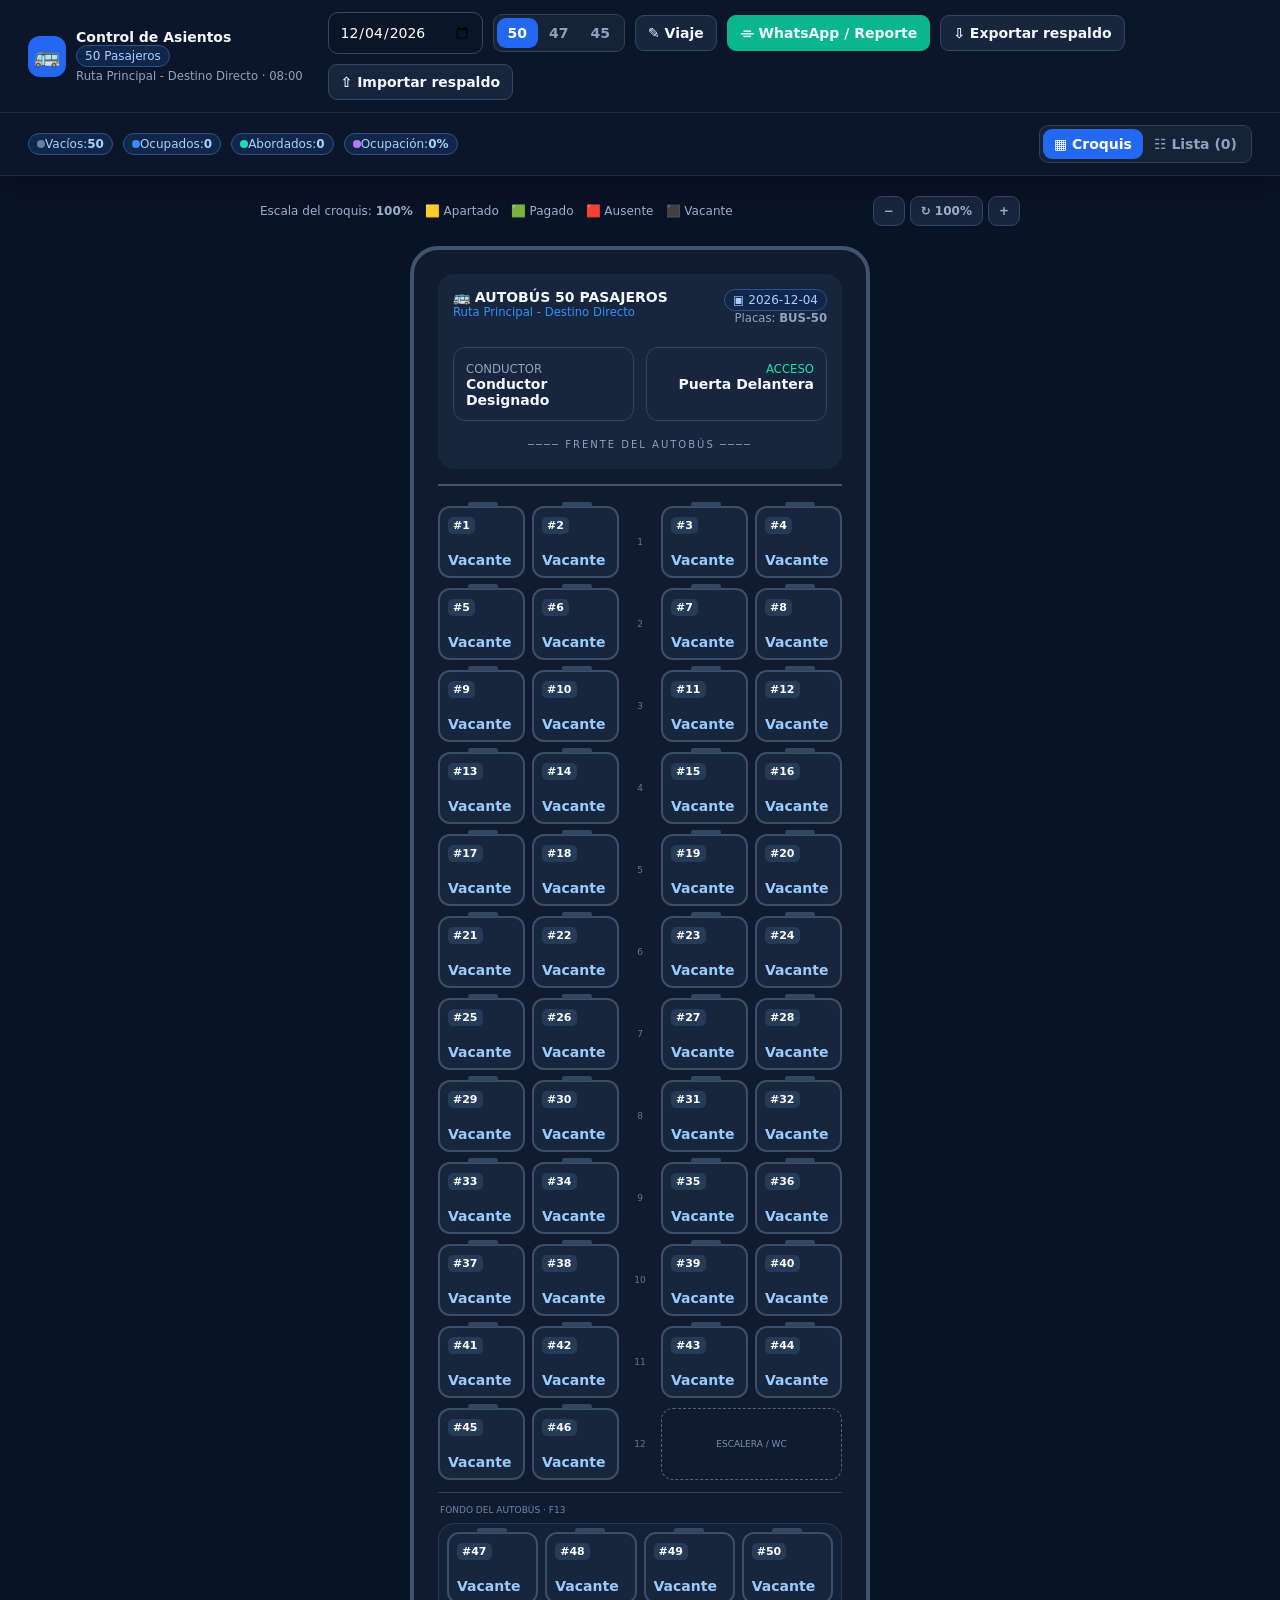
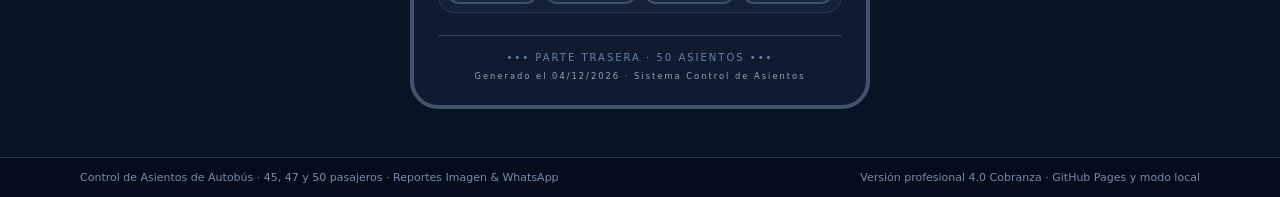
<file: index.html>
<!doctype html><html lang="es"><head><meta charset="utf-8"><meta name="viewport" content="width=device-width,initial-scale=1,viewport-fit=cover"><meta name="theme-color" content="#0c162a"><title>Control de Asientos</title><link rel="manifest" href="manifest.webmanifest"><link rel="icon" href="icons/icon.svg"><style>
:root{--bg:#091326;--panel:#111d33;--panel2:#17253d;--line:#2b3c58;--muted:#91a3c1;--blue:#2468f2;--green:#09b68d}*{box-sizing:border-box}body{margin:0;background:var(--bg);color:#f4f7ff;font:14px Inter,system-ui,Arial,sans-serif}button,input,select{font:inherit}button{cursor:pointer;color:inherit;background:#17253d;border:1px solid #344760;border-radius:9px;padding:9px 12px;font-weight:700}button:hover{filter:brightness(1.15)}header{position:sticky;top:0;z-index:10;background:#0c162a;border-bottom:1px solid #1e2b42;box-shadow:0 8px 30px #0004}.top,.sub{max-width:1450px;margin:auto;padding:12px 28px;display:flex;align-items:center;justify-content:space-between;gap:16px}.sub{border-top:1px solid #1e2b42}.brand,.controls,.titleWith{display:flex;align-items:center;gap:10px}.logo{display:grid;place-items:center;width:41px;height:41px;border-radius:12px;background:#2468f2;font-size:21px}.greenbg{background:var(--green)}small{color:var(--muted)}.tag,.pill{display:inline-flex;align-items:center;border:1px solid #2d5388;color:#aad0ff;background:#10264a;border-radius:20px;padding:3px 8px;font-size:12px}.controls{flex-wrap:wrap}.controls input{width:155px}.seg{display:flex;background:#152238;border:1px solid #30415a;border-radius:9px;padding:3px}.seg button{border:0;background:transparent;padding:7px 11px;color:#8fa1bd}.seg .on{color:white;background:var(--blue)}.green{background:var(--green);border-color:var(--green)}input,select{width:100%;color:white;background:#0b1528;border:1px solid #354863;border-radius:10px;padding:11px;outline:none}input:focus,select:focus{border-color:#2877ff}.statsWrap{display:flex;gap:10px;flex-wrap:wrap}.pill i{width:8px;height:8px;border-radius:50%;background:#62809f}.legend{max-width:760px;margin:20px auto;display:flex;align-items:center;gap:12px;flex-wrap:wrap;color:#9db0cf;font-size:12px}.zoom{margin-left:auto;display:flex;gap:5px}.zoom button{padding:7px 10px}main{min-height:80vh;padding:0 20px 48px}.bus{width:460px;margin:auto;border:4px solid #41536d;border-radius:28px;background:#101b30;padding:24px;transform-origin:top center}.busHead{background:#17253d;border-radius:16px;padding:15px}.busTitle{display:flex;justify-content:space-between;gap:8px}.driverRow{display:grid;grid-template-columns:1fr 1fr;gap:12px;margin-top:22px}.info{border:1px solid #33445c;border-radius:12px;padding:12px}.front{text-align:center;margin:18px 0 4px;color:#8fa1bd;font-size:10px;letter-spacing:2px}.seatgrid{display:grid;grid-template-columns:1fr 1fr 28px 1fr 1fr;gap:10px 7px;border-top:2px solid #45556c;padding-top:20px;margin-top:15px}.seat{position:relative;min-height:72px;text-align:left;border:2px solid #3b4f69;background:#17253d;color:#9acbff;border-radius:12px;padding:8px}.seat:before{content:'';position:absolute;top:-6px;left:28px;width:30px;height:5px;border-radius:3px;background:#344760}.seat b{background:#263b57;color:white;border-radius:5px;padding:2px 5px;font-size:11px}.seat span{display:block;margin-top:20px;font-weight:700;overflow:hidden;text-overflow:ellipsis}.seat.reserved{border-color:#eab308;color:#fde68a;background:#eab30818}.seat.paid{border-color:#10b981;color:#a7f3d0;background:#10b98118}.seat.absent{border-color:#ef4444;color:#fecaca;background:#ef444418}.rownum{display:grid;place-items:center;color:#60789a;font-size:9px}.wc{grid-column:4/6;border:1px dashed #52637a;border-radius:12px;display:grid;place-items:center;color:#7890b1;font-size:9px}.rearLabel{border-top:1px solid #2e3f58;margin-top:12px;padding:12px 2px 8px;color:#6d85aa;font-size:9px}.rear{display:grid;grid-template-columns:repeat(4,1fr);gap:7px;background:#142137;border:1px solid #273a55;border-radius:16px;padding:8px}.rearFoot{text-align:center;border-top:1px solid #2e3f58;margin-top:22px;padding-top:16px;color:#6580aa;font-size:10px;letter-spacing:2px}.searchbar{max-width:1120px;margin:32px auto 16px;background:#17253d;border:1px solid #30425c;border-radius:16px;padding:16px;display:flex;gap:12px}.searchbar input{flex:1}.filters{flex-shrink:0}.cards{max-width:1120px;margin:auto;display:grid;grid-template-columns:repeat(3,1fr);gap:12px}.seatCard{display:flex;align-items:center;gap:12px;text-align:left;padding:14px;border-radius:14px;min-height:70px}.num{display:grid;place-items:center;width:42px;height:42px;background:#263952;border-radius:11px;color:#a9c8ef}.seatCard .copy{flex:1}.seatCard .copy b,.seatCard .copy small{display:block}.seatCard .chair{color:#637b9b;font-size:20px}.overlay{position:fixed;inset:0;z-index:50;background:#000b;display:flex;align-items:center;justify-content:center;padding:16px;backdrop-filter:blur(5px);overflow-y:auto;-webkit-overflow-scrolling:touch}[hidden]{display:none!important}.modal{width:min(730px,100%);max-height:88vh;background:#111d33;border:1px solid #263a57;border-radius:24px;display:flex;flex-direction:column;overflow:hidden;box-shadow:0 25px 90px #000;margin:auto}.modal.small{width:min(520px,100%);padding:20px}.modalHead{display:flex;align-items:center;justify-content:space-between;gap:12px;padding:16px 20px;border-bottom:1px solid #23344e}.small .modalHead{padding:0 0 15px}.modalHead h2{margin:0}.x{font-size:22px;padding:7px 12px}.form{display:grid;gap:14px;padding:18px 20px;overflow-y:auto;max-height:calc(90vh - 140px);-webkit-overflow-scrolling:touch}.form label{font-size:11px;text-transform:uppercase;color:#9aabc4;font-weight:800}.form input,.form select{margin-top:7px}.two{display:grid;grid-template-columns:1fr 1fr;gap:12px}.actions{display:flex;gap:10px}.primary{flex:1;background:var(--blue);border-color:var(--blue)}.danger{background:#491825;border-color:#813043;color:#ffb5c0}.tabs{display:grid;grid-template-columns:repeat(3,1fr);border-bottom:1px solid #30425a}.tabs button{border:0;border-bottom:2px solid transparent;border-radius:0;background:transparent;color:#91a2bf;padding:15px}.tabs button.on{color:#1de0ad;border-bottom-color:#1de0ad}.reportBody{overflow:auto;max-height:70vh;padding:20px}.reportActions{display:grid;grid-template-columns:1fr 1fr;gap:10px}.reportActions button{min-height:54px}.format{margin:18px 0;display:flex;align-items:center;justify-content:space-between;gap:10px;background:#17253d;border:1px solid #293c59;border-radius:12px;padding:12px;color:#91a2bf;font-size:12px}.caption{color:#9baac2;font-size:12px;font-weight:800}.preview{background:#071126;padding:12px;border:1px solid #263958;border-radius:17px}.reportCard{background:#111d33;border:1px solid #384a65;border-radius:16px;padding:24px}.reportTitle{display:flex;align-items:start;justify-content:space-between;border-bottom:1px solid #2a3c57;padding-bottom:18px}.tripfacts,.summary{display:grid;grid-template-columns:repeat(4,1fr);gap:8px;margin-top:18px}.tripfacts{background:#050d20;border:1px solid #293b57;border-radius:12px;padding:15px}.tripfacts small,.summary small{display:block;font-size:9px}.progress{height:8px;background:#1c2b42;border-radius:8px;overflow:hidden}.progress div{height:100%;background:#08bd91}.summary>div{background:#1a2740;border-radius:8px;text-align:center;padding:12px}.manifest{margin-top:18px}.manifestRow{display:flex;justify-content:space-between;border-bottom:1px solid #26364e;padding:8px}.empty{border:1px dashed #354762;border-radius:12px;padding:28px;text-align:center;color:#92a4bf}.modalFoot{display:flex;justify-content:flex-end;border-top:1px solid #26364e;padding:12px 20px}footer{display:flex;justify-content:space-between;gap:20px;background:#050c1b;border-top:1px solid #26364e;padding:13px max(20px,calc((100% - 1120px)/2));color:#758baa;font-size:11px}#toast{position:fixed;z-index:100;right:20px;bottom:20px;background:#14243c;border:1px solid #3c5476;border-radius:10px;padding:12px 16px;opacity:0;transform:translateY(15px);transition:.2s;pointer-events:none}#toast.show{opacity:1;transform:none}@media(max-width:900px){.top,.sub{align-items:flex-start;flex-direction:column;padding:12px 16px}.cards{grid-template-columns:repeat(2,1fr)}.searchbar{flex-direction:column}.filters{overflow:auto}.reportActions{grid-template-columns:1fr}.format{align-items:flex-start;flex-direction:column}.tripfacts,.summary{grid-template-columns:repeat(2,1fr)}}@media(max-width:580px){main{padding-left:8px;padding-right:8px}.legend{padding:0 8px}.bus{width:430px}.cards{grid-template-columns:1fr}.two{grid-template-columns:1fr}.controls{width:100%}.controls>*{flex:1}.tabs button{font-size:10px;padding:12px 4px}.reportBody{padding:12px}.reportCard{padding:14px}.reportTitle{flex-direction:column}.titleWith h2{font-size:16px}footer{flex-direction:column}.searchbar{margin-top:15px}}
.three{display:grid;grid-template-columns:repeat(3,1fr);gap:12px}.financeBox{border:1px solid #315071;background:#0b172b;border-radius:14px;padding:14px}.financeBox h3{margin:0 0 12px;color:#60a5fa}.moneyLine{display:flex;gap:10px;flex-wrap:wrap;margin-top:6px;font-size:11px}.moneyLine .due{color:#fbbf24}.moneyLine .paidMoney{color:#34d399}.moneyLine .debt{color:#f87171}.financialSummary{display:grid;grid-template-columns:repeat(3,1fr);gap:8px;margin:14px 0}.financialSummary>div{background:#15243b;border:1px solid #2b405f;border-radius:10px;padding:12px;text-align:center}.financialSummary small{display:block}.financialSummary b{display:block;margin-top:5px;font-size:16px}.financeTable{width:100%;border-collapse:collapse;margin-top:12px;font-size:11px}.financeTable th,.financeTable td{padding:8px;border-bottom:1px solid #293b57;text-align:left}.financeTable th{color:#91a3c1}.right{text-align:right!important}@media(max-width:700px){.three,.financialSummary{grid-template-columns:1fr}.financeTable{font-size:10px}.financeTable th,.financeTable td{padding:6px}}
</style></head><body>
<header><div class="top"><div class="brand"><div class="logo">🚌</div><div><div><b>Control de Asientos</b> <span class="tag" id="capTag">50 Pasajeros</span></div><small id="tripLine">Ruta Principal - Destino Directo · 08:00</small></div></div><div class="controls"><input id="date" type="date"><div class="seg" id="caps"><button data-cap="50" class="on">50</button><button data-cap="47">47</button><button data-cap="45">45</button></div><button id="tripBtn">✎ Viaje</button><button class="green" id="reportBtn">⌯ WhatsApp / Reporte</button><button id="backupBtn">⇩ Exportar respaldo</button><button id="restoreBtn">⇧ Importar respaldo</button></div></div><div class="sub"><div id="stats"></div><div class="seg"><button id="layoutBtn" class="on">▦ Croquis</button><button id="listBtn">☷ Lista (<span id="listCount">0</span>)</button></div></div></header>
<main><div class="legend"><span>Escala del croquis: <b id="scaleLabel">100%</b></span><span>🟨 Apartado</span><span>🟩 Pagado</span><span>🟥 Ausente</span><span>⬛ Vacante</span><div class="zoom"><button id="zoomOut">−</button><button id="zoomReset">↻ 100%</button><button id="zoomIn">+</button></div></div><section id="layoutView"><div id="bus" class="bus"></div></section><section id="listView" hidden><div class="searchbar"><input id="search" placeholder="⌕  Buscar por asiento (#), nombre, boleto o destino..."><div id="filters" class="seg filters"><button data-filter="all" class="on">Todos</button><button data-filter="occupied">Ocupados</button><button data-filter="paid">Abordados</button><button data-filter="vacant">Vacantes</button></div></div><div id="seatList" class="cards"></div></section></main>
<footer>Control de Asientos de Autobús · 45, 47 y 50 pasajeros · Reportes Imagen & WhatsApp <span>Versión profesional 4.0 Cobranza · GitHub Pages y modo local</span></footer>
<div id="seatModal" class="overlay" hidden><div class="modal small"><div class="modalHead"><div><small>ADMINISTRAR ASIENTO</small><h2 id="seatTitle"></h2></div><button class="x" data-close="seatModal">×</button></div><div class="form"><label>Nombre del pasajero<input id="passenger" autocomplete="name"></label><div class="two"><label>Teléfono<input id="phone" inputmode="tel"></label><label>Estado<select id="status"><option value="reserved">Apartado</option><option value="paid">Pagado / abordado</option><option value="absent">Ausente</option></select></label></div><div class="two"><label>Origen<input id="origin"></label><label>Destino<input id="destination"></label></div><label>Boleto / referencia<input id="ticket"></label><div class="financeBox"><h3>Control de cobro</h3><div class="three"><label>Cantidad a cobrar (MXN)<input id="fare" type="number" min="0" step="0.01" inputmode="decimal" placeholder="0.00"></label><label>Cantidad abonada (MXN)<input id="deposit" type="number" min="0" step="0.01" inputmode="decimal" placeholder="0.00"></label><label>Saldo pendiente (MXN)<input id="balance" type="text" readonly></label></div><small>El saldo se calcula automáticamente: cantidad a cobrar menos cantidad abonada.</small></div></div><div class="actions"><button class="primary" id="saveSeat">✓ Guardar asiento</button><button class="danger" id="freeSeat">⊘ Liberar</button></div></div></div>
<div id="tripModal" class="overlay" hidden><div class="modal small"><div class="modalHead"><h2>Configuración del viaje</h2><button class="x" data-close="tripModal">×</button></div><div class="form"><label>Ruta<input id="route"></label><label>Hora de salida<input type="time" id="time"></label><label>Conductor<input id="driver"></label><label>Placas / unidad<input id="plate"></label></div><div class="actions"><button class="primary" id="saveTrip">Guardar viaje</button></div></div></div>
<div id="reportModal" class="overlay" hidden><div class="modal report"><div class="modalHead"><Adiv class="titleWith"><div class="logo greenbg">⌯</div><div><h2>Reporte PDF, WhatsApp y Correo</h2><small>Genera un PDF, descarga, comparte por WhatsApp o envía por correo</small></div></div><button class="x" data-close="reportModal">×</button></div><div class="tabs"><button class="on" data-rtab="manifest">▣ Reporte Manifiesto</button><button data-rtab="layout">▧ Croquis Autobús</button><button data-rtab="json">◫ Respaldo JSON</button></div><div class="reportBody"><div class="reportActions"><button class="green" id="downloadPdf">▣ Crear y Descargar Reporte PDF</button><button id="sharePdf">⌯ Compartir PDF (WhatsApp / Correo)</button><button id="emailPdf">✉ Enviar por Correo</button><button id="whatsappPdf">◯ Enviar por WhatsApp</button><button id="shareImage">⌯ Compartir Imagen</button><button id="downloadImage">⇩ Descargar Imagen (PNG)</button><button id="copyImage">▣ Copiar Imagen (WhatsApp Web PC)</button><button id="shareText">➤ Enviar Resumen de Texto</button></div><div class="format"><b>Formato de Imagen Generada:</b><div class="seg"><button data-format="png" class="on">PNG (Alta Nitidez)</button><button data-format="jpg">JPG (Menor Peso)</button></div></div><p class="caption">VISTA PREVIA DEL REPORTE IMAGEN QUE SE ENVIARÁ:</p><div id="reportPreview" class="preview"></div></div><div class="modalFoot"><button data-close="reportModal">Cerrar</button></div></div></div>
<div id="toast"></div><input id="importFile" type="file" accept="application/json" hidden><script>
const KEY='controlAsientos_v4';const $=s=>document.querySelector(s),$$=s=>[...document.querySelectorAll(s)];
const blank=()=>Array.from({length:50},(_,i)=>({id:i+1,status:'vacant',passenger:'',phone:'',origin:'',destination:'',ticket:'',fare:0,deposit:0}));
let state=JSON.parse(localStorage.getItem(KEY)||'null')||{capacity:50,date:new Date().toISOString().slice(0,10),scale:100,view:'layout',filter:'all',format:'png',trip:{route:'Ruta Principal - Destino Directo',time:'08:00',driver:'Conductor Designado',plate:'BUS-50'},seats:blank()};
state.seats=(state.seats||blank()).map((s,i)=>({...blank()[i],...s,fare:Number(s.fare)||0,deposit:Number(s.deposit)||0}));let selected=null;const money=n=>new Intl.NumberFormat('es-MX',{style:'currency',currency:'MXN'}).format(Number(n)||0);const balanceOf=s=>Math.max(0,(Number(s.fare)||0)-(Number(s.deposit)||0));const labels={vacant:'Vacante',reserved:'Apartado',paid:'Pagado',absent:'Ausente'};
function save(){localStorage.setItem(KEY,JSON.stringify(state))}function toast(t){let e=$('#toast');e.textContent=t;e.classList.add('show');setTimeout(()=>e.classList.remove('show'),1800)}
function stats(){let a=state.seats.slice(0,state.capacity),occupied=a.filter(s=>s.status!='vacant').length,paid=a.filter(s=>s.status=='paid').length;const totalFare=a.reduce((t,s)=>t+(Number(s.fare)||0),0),totalDeposit=a.reduce((t,s)=>t+(Number(s.deposit)||0),0),totalBalance=Math.max(0,totalFare-totalDeposit);return{occupied,paid,vacant:state.capacity-occupied,percent:Math.round(occupied/state.capacity*100),reserved:a.filter(s=>s.status=='reserved').length,totalFare,totalDeposit,totalBalance}}
function seatButton(s){return `<button class="seat ${s.status}" data-seat="${s.id}"><b>#${s.id}</b><span>${s.passenger||labels[s.status]}${s.passenger?`<small style="display:block;margin-top:4px;color:${balanceOf(s)>0?'#fbbf24':'#34d399'}">${balanceOf(s)>0?'Debe '+money(balanceOf(s)):'Liquidado'}</small>`:''}</span></button>`}
function renderBus(){let rows='';for(let r=0;r<11;r++){let ids=[r*4+1,r*4+2,null,r*4+3,r*4+4];rows+=ids.map(id=>id?seatButton(state.seats[id-1]):`<div class="rownum">${r+1}</div>`).join('')}let extra='';if(state.capacity>=45)extra+=seatButton(state.seats[44]);if(state.capacity>=46)extra+=seatButton(state.seats[45]);extra+=`<div class="rownum">12</div><div class="wc">ESCALERA / WC</div>`;let rear=[47,48,49,50].filter(n=>n<=state.capacity).map(n=>seatButton(state.seats[n-1])).join('');$('#bus').innerHTML=`<div class="busHead"><div class="busTitle"><div><b>🚌 AUTOBÚS ${state.capacity} PASAJEROS</b><small style="display:block;color:#3191ff">${state.trip.route}</small></div><div style="text-align:right"><span class="tag">▣ ${state.date}</span><small style="display:block">Placas: <b>${state.trip.plate}</b></small></div></div><div class="driverRow"><div class="info"><small>CONDUCTOR</small><br><b>${state.trip.driver}</b></div><div class="info" style="text-align:right"><small style="color:#1de0ad">ACCESO</small><br><b>Puerta Delantera</b></div></div><div class="front">──── FRENTE DEL AUTOBÚS ────</div></div><div class="seatgrid">${rows}${extra}</div><div class="rearLabel">FONDO DEL AUTOBÚS · F13</div><div class="rear">${rear}</div><div class="rearFoot">••• PARTE TRASERA · ${state.capacity} ASIENTOS •••<small style="display:block;margin-top:8px">Generado el ${state.date.split('-').reverse().join('/')} · Sistema Control de Asientos</small></div>`;$('#bus').style.transform=`scale(${state.scale/100})`}
function renderList(){let q=$('#search').value.toLowerCase();let arr=state.seats.slice(0,state.capacity).filter(s=>{let match=!q||('#'+s.id+' '+s.passenger+' '+s.ticket+' '+s.destination).toLowerCase().includes(q);let f=state.filter=='all'||state.filter=='vacant'&&s.status=='vacant'||state.filter=='paid'&&s.status=='paid'||state.filter=='occupied'&&s.status!='vacant';return match&&f});$('#seatList').innerHTML=arr.map(s=>`<button class="seatCard ${s.status}" data-seat="${s.id}"><span class="num">#${s.id}</span><span class="copy"><b>${s.passenger||labels[s.status]}</b><small>${s.passenger?(s.destination||'Sin destino'):'Toca para asignar pasajero'}</small>${s.passenger?`<span class="moneyLine"><b class="due">Cobro ${money(s.fare)}</b><b class="paidMoney">Abono ${money(s.deposit)}</b><b class="debt">Saldo ${money(balanceOf(s))}</b></span>`:''}</span><span class="chair">▱</span></button>`).join('')}
function render(){let st=stats();$('#date').value=state.date;$('#capTag').textContent=state.capacity+' Pasajeros';$('#tripLine').textContent=`${state.trip.route} · ${state.trip.time}`;$('#stats').innerHTML=`<div class="statsWrap"><span class="pill"><i></i>Vacíos: <b>${st.vacant}</b></span><span class="pill"><i style="background:#3989ff"></i>Ocupados: <b>${st.occupied}</b></span><span class="pill"><i style="background:#1de0ad"></i>Abordados: <b>${st.paid}</b></span><span class="pill"><i style="background:#b978ff"></i>Ocupación: <b>${st.percent}%</b></span></div>`;$('#listCount').textContent=st.occupied;$('#scaleLabel').textContent=state.scale+'%';$$('#caps button').forEach(b=>b.classList.toggle('on',+b.dataset.cap==state.capacity));$('#layoutView').hidden=state.view!='layout';$('#listView').hidden=state.view!='list';$('#layoutBtn').classList.toggle('on',state.view=='layout');$('#listBtn').classList.toggle('on',state.view=='list');renderBus();renderList();save()}
function openSeat(id){selected=state.seats[id-1];$('#seatTitle').textContent='Asiento #'+id;['passenger','phone','origin','destination','ticket'].forEach(k=>$('#'+k).value=selected[k]||'');$('#fare').value=selected.fare||'';$('#deposit').value=selected.deposit||'';updateBalanceField();$('#status').value=selected.status=='vacant'?'reserved':selected.status;$('#freeSeat').style.display=selected.status=='vacant'?'none':'';$('#seatModal').hidden=false}
document.addEventListener('click',e=>{let s=e.target.closest('[data-seat]');if(s)openSeat(+s.dataset.seat);let c=e.target.closest('[data-close]');if(c)$('#'+c.dataset.close).hidden=true});
function updateBalanceField(){const fare=Math.max(0,Number($('#fare').value)||0),deposit=Math.max(0,Number($('#deposit').value)||0);$('#balance').value=money(Math.max(0,fare-deposit));}$('#fare').oninput=updateBalanceField;$('#deposit').oninput=updateBalanceField;
$('#saveSeat').onclick=()=>{let p=$('#passenger').value.trim();if(!p)return toast('Captura el nombre del pasajero');Object.assign(selected,{passenger:p,phone:$('#phone').value,origin:$('#origin').value,destination:$('#destination').value,ticket:$('#ticket').value,fare:Math.max(0,Number($('#fare').value)||0),deposit:Math.max(0,Number($('#deposit').value)||0),status:$('#status').value});$('#seatModal').hidden=true;render();toast('Asiento guardado')};$('#freeSeat').onclick=()=>{Object.assign(selected,{status:'vacant',passenger:'',phone:'',origin:'',destination:'',ticket:'',fare:0,deposit:0});$('#seatModal').hidden=true;render();toast('Asiento liberado')};
$$('#caps button').forEach(b=>b.onclick=()=>{state.capacity=+b.dataset.cap;state.trip.plate='BUS-'+state.capacity;render()});$('#date').onchange=e=>{state.date=e.target.value;render()};$('#layoutBtn').onclick=()=>{state.view='layout';render()};$('#listBtn').onclick=()=>{state.view='list';render()};$('#zoomOut').onclick=()=>{state.scale=Math.max(70,state.scale-10);render()};$('#zoomIn').onclick=()=>{state.scale=Math.min(130,state.scale+10);render()};$('#zoomReset').onclick=()=>{state.scale=100;render()};$('#search').oninput=renderList;$$('#filters button').forEach(b=>b.onclick=()=>{state.filter=b.dataset.filter;$$('#filters button').forEach(x=>x.classList.toggle('on',x==b));renderList()});
$('#tripBtn').onclick=()=>{Object.entries(state.trip).forEach(([k,v])=>$('#'+k).value=v);$('#tripModal').hidden=false};$('#saveTrip').onclick=()=>{['route','time','driver','plate'].forEach(k=>state.trip[k]=$('#'+k).value);$('#tripModal').hidden=true;render();toast('Viaje actualizado')};
function reportText(){let st=stats(),p=state.seats.slice(0,state.capacity).filter(s=>s.status!='vacant');return `*REPORTE DE VIAJE Y COBRANZA*\n${state.trip.route}\nFecha: ${state.date}\nSalida: ${state.trip.time}\nConductor: ${state.trip.driver}\nUnidad: ${state.trip.plate}\nOcupación: ${st.occupied}/${state.capacity} (${st.percent}%)\n\n*RESUMEN DE COBRANZA*\nTotal a cobrar: ${money(st.totalFare)}\nTotal abonado: ${money(st.totalDeposit)}\nSaldo pendiente: ${money(st.totalBalance)}\n\n*PASAJEROS*\n${p.length?p.map(s=>`#${s.id} ${s.passenger} · ${labels[s.status]} · Cobro ${money(s.fare)} · Abono ${money(s.deposit)} · Saldo ${money(balanceOf(s))}${s.destination?' · '+s.destination:''}`).join('\n'):'Sin pasajeros asignados.'}`}
function renderReport(){let st=stats(),p=state.seats.slice(0,state.capacity).filter(s=>s.status!='vacant');$('#reportPreview').innerHTML=`<div class="reportCard" id="capture"><div class="reportTitle"><div><span class="tag">REPORTE DE VIAJE, MANIFIESTO Y COBRANZA</span><h2>${state.trip.route}</h2></div><div><small>Autobús / Placa</small><b style="display:block;color:#1de0ad">${state.trip.plate}</b></div></div><div class="tripfacts"><div><small>FECHA</small><b>${state.date}</b></div><div><small>HORA SALIDA</small><b>${state.trip.time}</b></div><div><small>CONDUCTOR</small><b>${state.trip.driver}</b></div><div><small>CAPACIDAD</small><b>${state.capacity} Asientos</b></div></div><p><b>Ocupación del Autobús</b><b style="float:right;color:#1de0ad">${st.occupied}/${state.capacity} (${st.percent}%)</b></p><div class="progress"><div style="width:${st.percent}%"></div></div><div class="summary"><div><small>Ocupados</small><b>${st.occupied}</b></div><div><small>Libres</small><b style="color:#1de0ad">${st.vacant}</b></div><div><small>Pagados</small><b style="color:#1de0ad">${st.paid}</b></div><div><small>Apartados</small><b style="color:#ffd21a">${st.reserved}</b></div></div><div class="financialSummary"><div><small>TOTAL A COBRAR</small><b style="color:#60a5fa">${money(st.totalFare)}</b></div><div><small>TOTAL ABONADO</small><b style="color:#34d399">${money(st.totalDeposit)}</b></div><div><small>SALDO PENDIENTE</small><b style="color:#f87171">${money(st.totalBalance)}</b></div></div><div class="manifest"><small>DETALLE POR PASAJERO / ASIENTO (${p.length})</small>${p.length?`<div style="overflow:auto"><table class="financeTable"><thead><tr><th>Asiento</th><th>Pasajero</th><th>Estado</th><th class="right">Cobro</th><th class="right">Abono</th><th class="right">Saldo</th></tr></thead><tbody>${p.map(s=>`<tr><td>#${s.id}</td><td>${s.passenger}</td><td>${labels[s.status]}</td><td class="right">${money(s.fare)}</td><td class="right">${money(s.deposit)}</td><td class="right" style="color:${balanceOf(s)>0?'#f87171':'#34d399'}">${money(balanceOf(s))}</td></tr>`).join('')}</tbody></table></div>`:'<div class="empty">Sin pasajeros asignados aún en este viaje.</div>'}</div></div>`}
$('#reportBtn').onclick=()=>{renderReport();$('#reportModal').hidden=false};$$('[data-format]').forEach(b=>b.onclick=()=>{state.format=b.dataset.format;$$('[data-format]').forEach(x=>x.classList.toggle('on',x==b));$('#downloadImage').textContent='⇩ Descargar Imagen ('+state.format.toUpperCase()+')';save()});
async function captureBlob(){let node=$('#capture'),clone=node.cloneNode(true),w=node.scrollWidth,h=node.scrollHeight;let css=[...document.styleSheets].map(s=>{try{return [...s.cssRules].map(r=>r.cssText).join('')}catch{return''}}).join('');let xml=`<svg xmlns="http://www.w3.org/2000/svg" width="${w}" height="${h}"><foreignObject width="100%" height="100%"><div xmlns="http://www.w3.org/1999/xhtml"><style>${css}</style>${clone.outerHTML}</div></foreignObject></svg>`;let svg=new Blob([xml],{type:'image/svg+xml'}),url=URL.createObjectURL(svg),img=new Image();await new Promise((res,rej)=>{img.onload=res;img.onerror=rej;img.src=url});let c=document.createElement('canvas');c.width=w*2;c.height=h*2;let x=c.getContext('2d');x.scale(2,2);x.drawImage(img,0,0);URL.revokeObjectURL(url);return await new Promise(res=>c.toBlob(res,state.format=='jpg'?'image/jpeg':'image/png',.92))}

function pdfEscape(s){return String(s).replace(/\\/g,'\\\\').replace(/\(/g,'\\(').replace(/\)/g,'\\)').replace(/[^\x20-\x7E]/g,c=>{const map={'á':'a','é':'e','í':'i','ó':'o','ú':'u','Á':'A','É':'E','Í':'I','Ó':'O','Ú':'U','ñ':'n','Ñ':'N','ü':'u','Ü':'U','•':'-'};return map[c]||'?'});}
function wrapPdf(text,max=88){const out=[];String(text).split('\n').forEach(line=>{if(!line){out.push('');return}let words=line.split(/\s+/),cur='';words.forEach(w=>{if((cur+' '+w).trim().length>max){out.push(cur);cur=w}else cur=(cur+' '+w).trim()});out.push(cur)});return out;}
function createPdfBlob(){
  const st=stats(), passengers=state.seats.slice(0,state.capacity).filter(s=>s.status!='vacant');
  const lines=[
    'REPORTE DE VIAJE Y MANIFIESTO','',state.trip.route,
    `Fecha: ${state.date}    Hora de salida: ${state.trip.time}`,
    `Conductor: ${state.trip.driver}`,
    `Autobus / Placa: ${state.trip.plate}    Capacidad: ${state.capacity} asientos`,
    `Ocupacion: ${st.occupied}/${state.capacity} (${st.percent}%)    Libres: ${st.vacant}    Pagados: ${st.paid}    Apartados: ${st.reserved}`,
    '', 'RESUMEN DE COBRANZA',
    `Total a cobrar: ${money(st.totalFare)}    Total abonado: ${money(st.totalDeposit)}    Saldo pendiente: ${money(st.totalBalance)}`,
    '','DETALLE POR PASAJERO / ASIENTO'
  ];
  if(!passengers.length) lines.push('Sin pasajeros asignados en este viaje.');
  passengers.forEach(s=>lines.push(`#${s.id} ${s.passenger} | ${labels[s.status]} | Cobro ${money(s.fare)} | Abono ${money(s.deposit)} | Saldo ${money(balanceOf(s))} | ${s.origin||'Sin origen'} - ${s.destination||'Sin destino'}${s.phone?' | Tel: '+s.phone:''}${s.ticket?' | Boleto: '+s.ticket:''}`));
  lines.push('','Generado por Control de Asientos de Autobus');
  const wrapped=wrapPdf(lines.join('\n'));
  const pages=[]; for(let i=0;i<wrapped.length;i+=48) pages.push(wrapped.slice(i,i+48));
  const objects=[]; const add=s=>(objects.push(s),objects.length);
  const font=add('<< /Type /Font /Subtype /Type1 /BaseFont /Helvetica >>');
  const pageIds=[];
  const contentIds=[];
  pages.forEach((page,pi)=>{
    let y=760, cmds=['BT','/F1 10 Tf'];
    page.forEach((line,li)=>{const size=(pi===0&&li===0)?16:10;cmds.push(`/${'F1'} ${size} Tf 50 ${y} Td (${pdfEscape(line)}) Tj ${-50} ${-(y-14)} Td`);y-=14});
    cmds.push('ET'); const stream=cmds.join('\n');
    contentIds.push(add(`<< /Length ${stream.length} >>\nstream\n${stream}\nendstream`));
    pageIds.push(add('PENDING'));
  });
  const pagesId=objects.length+1; objects.push('PAGES_PENDING');
  pageIds.forEach((id,i)=>objects[id-1]=`<< /Type /Page /Parent ${pagesId} 0 R /MediaBox [0 0 612 792] /Resources << /Font << /F1 ${font} 0 R >> >> /Contents ${contentIds[i]} 0 R >>`);
  objects[pagesId-1]=`<< /Type /Pages /Kids [${pageIds.map(id=>id+' 0 R').join(' ')}] /Count ${pageIds.length} >>`;
  const catalog=add(`<< /Type /Catalog /Pages ${pagesId} 0 R >>`);
  let pdf='%PDF-1.4\n', offsets=[0]; objects.forEach((o,i)=>{offsets[i+1]=pdf.length;pdf+=`${i+1} 0 obj\n${o}\nendobj\n`});
  const xref=pdf.length; pdf+=`xref\n0 ${objects.length+1}\n0000000000 65535 f \n`; for(let i=1;i<=objects.length;i++)pdf+=String(offsets[i]).padStart(10,'0')+' 00000 n \n';
  pdf+=`trailer\n<< /Size ${objects.length+1} /Root ${catalog} 0 R >>\nstartxref\n${xref}\n%%EOF`;
  return new Blob([pdf],{type:'application/pdf'});
}
function pdfFile(){return new File([createPdfBlob()],`reporte-asientos-${state.date}.pdf`,{type:'application/pdf'});}
function downloadPdf(){const f=pdfFile(),a=document.createElement('a');a.href=URL.createObjectURL(f);a.download=f.name;a.click();setTimeout(()=>URL.revokeObjectURL(a.href),1000);toast('Reporte PDF descargado');}
async function sharePdf(){const f=pdfFile();if(navigator.share&&navigator.canShare?.({files:[f]})){try{await navigator.share({title:'Reporte de viaje',text:reportText(),files:[f]})}catch(e){if(e.name!='AbortError')toast('No fue posible compartir el PDF')}}else{downloadPdf();toast('PDF descargado. Adjuntalo en WhatsApp o correo.')}}
$('#downloadPdf').onclick=downloadPdf;
$('#sharePdf').onclick=sharePdf;
$('#whatsappPdf').onclick=async()=>{const f=pdfFile();if(navigator.share&&navigator.canShare?.({files:[f]})){try{await navigator.share({title:'Reporte para WhatsApp',text:reportText(),files:[f]})}catch(e){if(e.name!='AbortError')toast('No fue posible compartir')}}else{downloadPdf();window.open('https://wa.me/?text='+encodeURIComponent(reportText()+'\n\nEl reporte PDF fue descargado. Adjuntalo en este chat.'),'_blank')}};
$('#emailPdf').onclick=async()=>{const f=pdfFile();if(navigator.share&&navigator.canShare?.({files:[f]})){try{await navigator.share({title:'Reporte de viaje',text:reportText(),files:[f]});return}catch(e){if(e.name=='AbortError')return}}downloadPdf();const subject=encodeURIComponent('Reporte de viaje - '+state.trip.route+' - '+state.date),body=encodeURIComponent(reportText()+'\n\nAdjunto manualmente el reporte PDF descargado.');window.location.href=`mailto:?subject=${subject}&body=${body}`;};

$('#downloadImage').onclick=async()=>{try{let b=await captureBlob(),a=document.createElement('a');a.href=URL.createObjectURL(b);a.download=`reporte-asientos-${state.date}.${state.format}`;a.click();setTimeout(()=>URL.revokeObjectURL(a.href),1000);toast('Imagen descargada')}catch{toast('No fue posible generar la imagen')}};$('#copyImage').onclick=async()=>{try{let b=await captureBlob();await navigator.clipboard.write([new ClipboardItem({'image/png':b})]);toast('Imagen copiada')}catch{toast('El navegador no permite copiar esta imagen')}};$('#shareText').onclick=()=>window.open('https://wa.me/?text='+encodeURIComponent(reportText()),'_blank');$('#shareImage').onclick=async()=>{try{let b=await captureBlob(),f=new File([b],`reporte.${state.format}`,{type:b.type});if(navigator.share&&navigator.canShare?.({files:[f]}))await navigator.share({title:'Reporte de viaje',text:reportText(),files:[f]});else window.open('https://wa.me/?text='+encodeURIComponent(reportText()),'_blank')}catch(e){if(e.name!='AbortError')toast('No fue posible compartir')}};
function downloadJSON(){let a=document.createElement('a'),b=new Blob([JSON.stringify(state,null,2)],{type:'application/json'});a.href=URL.createObjectURL(b);a.download=`respaldo-asientos-${state.date}.json`;a.click();setTimeout(()=>URL.revokeObjectURL(a.href),1000)}$('#backupBtn').onclick=downloadJSON;$$('[data-rtab]').forEach(b=>b.onclick=()=>{if(b.dataset.rtab=='json')downloadJSON();$$('[data-rtab]').forEach(x=>x.classList.toggle('on',x==b))});
$('#restoreBtn').onclick=()=>$('#importFile').click();
$('#importFile').onchange=async e=>{const f=e.target.files?.[0];if(!f)return;try{const d=JSON.parse(await f.text());if(!d||!Array.isArray(d.seats)||!d.trip)throw new Error('Formato incorrecto');state=d;save();render();toast('Respaldo restaurado correctamente')}catch(err){toast('El archivo no es un respaldo válido')}finally{e.target.value=''}};
if(location.protocol!=='file:'&&'serviceWorker'in navigator)navigator.serviceWorker.register('./sw.js').catch(()=>{});render();
</script></body></html>
</file>
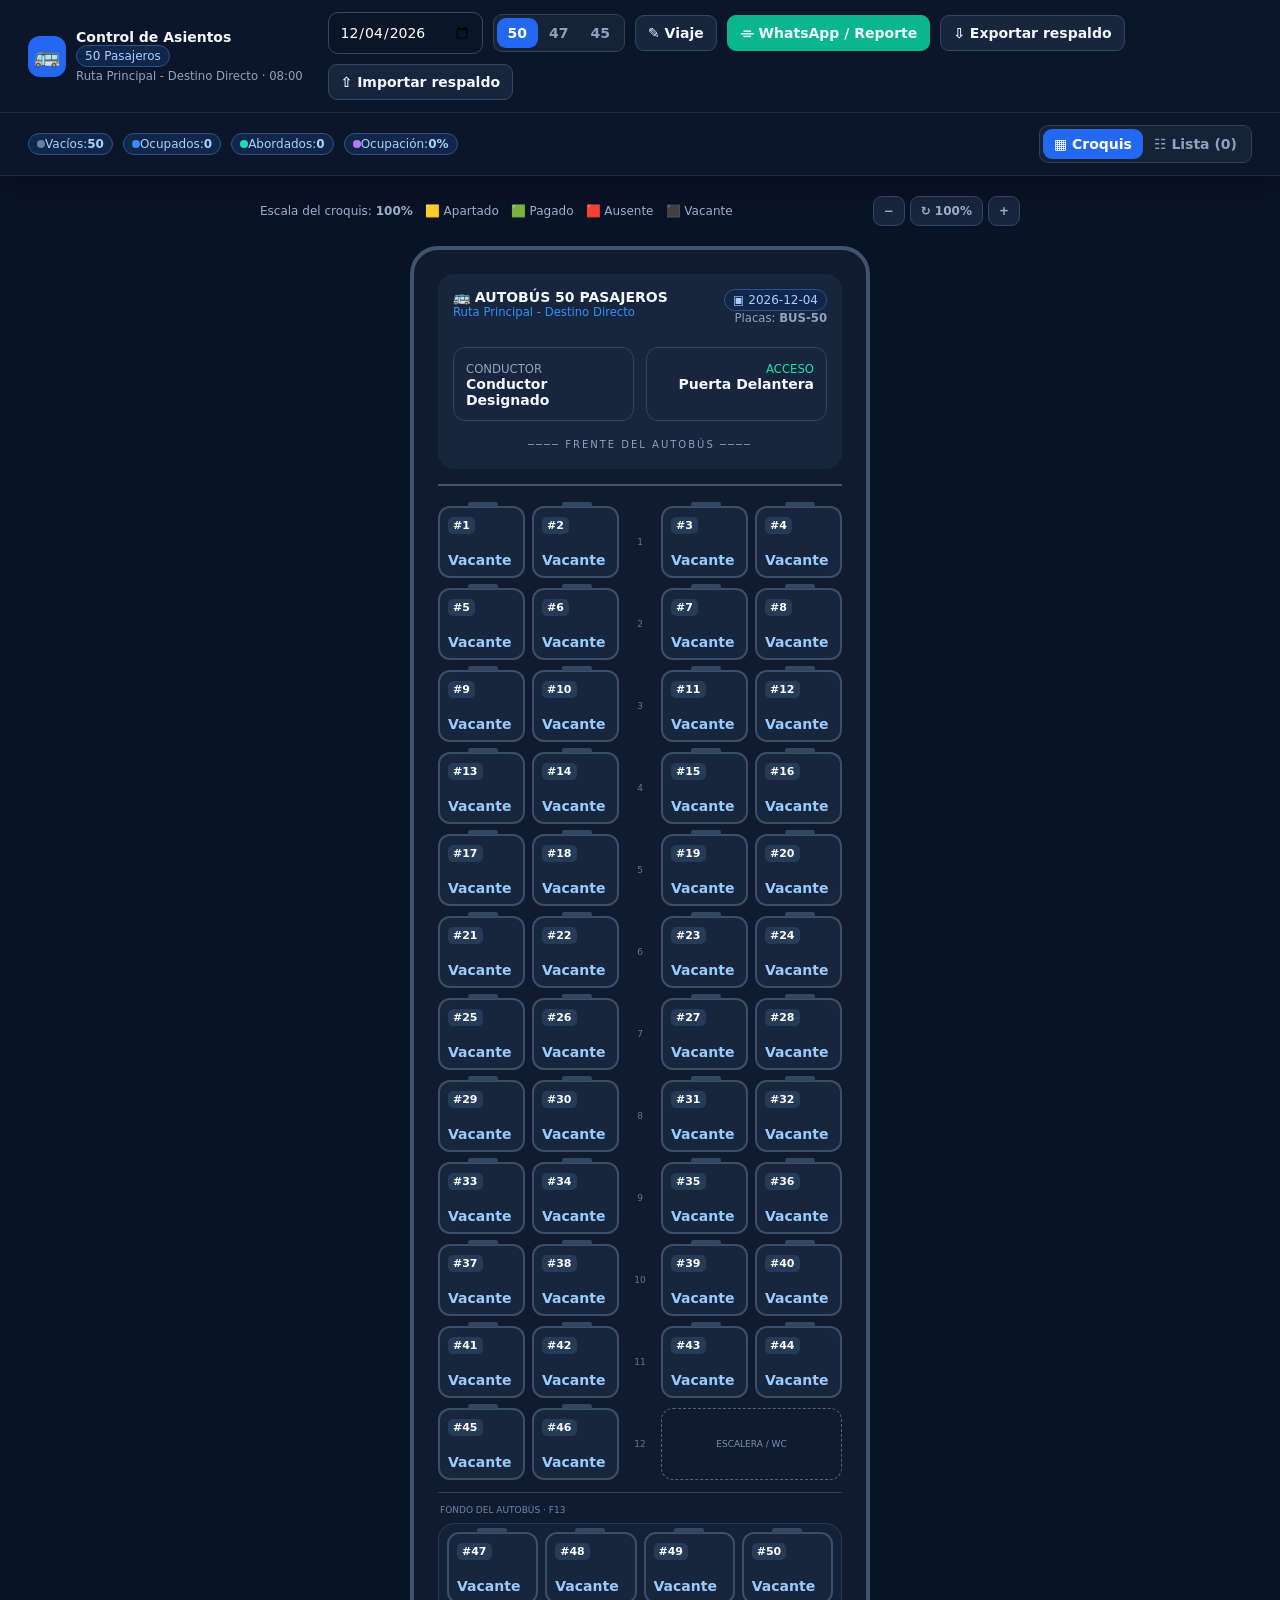
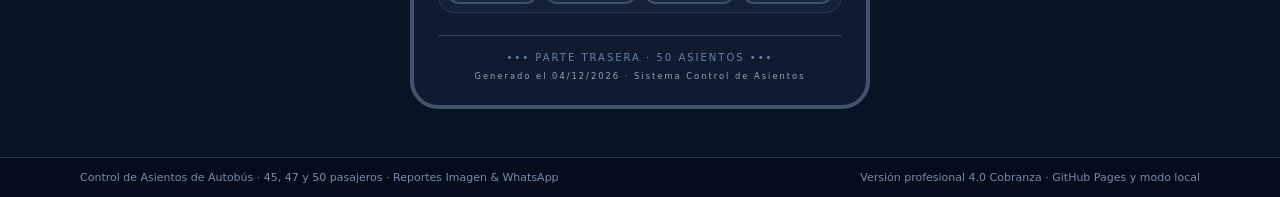
<file: ControlAsientosPro_STANDALONE.html>
<!doctype html><html lang="es"><head><meta charset="utf-8"><meta name="viewport" content="width=device-width,initial-scale=1,viewport-fit=cover"><meta name="theme-color" content="#0c162a"><title>Control de Asientos</title><link rel="manifest" href="manifest.webmanifest"><link rel="icon" href="icons/icon.svg"><style>
:root{--bg:#091326;--panel:#111d33;--panel2:#17253d;--line:#2b3c58;--muted:#91a3c1;--blue:#2468f2;--green:#09b68d}*{box-sizing:border-box}body{margin:0;background:var(--bg);color:#f4f7ff;font:14px Inter,system-ui,Arial,sans-serif}button,input,select{font:inherit}button{cursor:pointer;color:inherit;background:#17253d;border:1px solid #344760;border-radius:9px;padding:9px 12px;font-weight:700}button:hover{filter:brightness(1.15)}header{position:sticky;top:0;z-index:10;background:#0c162a;border-bottom:1px solid #1e2b42;box-shadow:0 8px 30px #0004}.top,.sub{max-width:1450px;margin:auto;padding:12px 28px;display:flex;align-items:center;justify-content:space-between;gap:16px}.sub{border-top:1px solid #1e2b42}.brand,.controls,.titleWith{display:flex;align-items:center;gap:10px}.logo{display:grid;place-items:center;width:41px;height:41px;border-radius:12px;background:#2468f2;font-size:21px}.greenbg{background:var(--green)}small{color:var(--muted)}.tag,.pill{display:inline-flex;align-items:center;border:1px solid #2d5388;color:#aad0ff;background:#10264a;border-radius:20px;padding:3px 8px;font-size:12px}.controls{flex-wrap:wrap}.controls input{width:155px}.seg{display:flex;background:#152238;border:1px solid #30415a;border-radius:9px;padding:3px}.seg button{border:0;background:transparent;padding:7px 11px;color:#8fa1bd}.seg .on{color:white;background:var(--blue)}.green{background:var(--green);border-color:var(--green)}input,select{width:100%;color:white;background:#0b1528;border:1px solid #354863;border-radius:10px;padding:11px;outline:none}input:focus,select:focus{border-color:#2877ff}.statsWrap{display:flex;gap:10px;flex-wrap:wrap}.pill i{width:8px;height:8px;border-radius:50%;background:#62809f}.legend{max-width:760px;margin:20px auto;display:flex;align-items:center;gap:12px;flex-wrap:wrap;color:#9db0cf;font-size:12px}.zoom{margin-left:auto;display:flex;gap:5px}.zoom button{padding:7px 10px}main{min-height:80vh;padding:0 20px 48px}.bus{width:460px;margin:auto;border:4px solid #41536d;border-radius:28px;background:#101b30;padding:24px;transform-origin:top center}.busHead{background:#17253d;border-radius:16px;padding:15px}.busTitle{display:flex;justify-content:space-between;gap:8px}.driverRow{display:grid;grid-template-columns:1fr 1fr;gap:12px;margin-top:22px}.info{border:1px solid #33445c;border-radius:12px;padding:12px}.front{text-align:center;margin:18px 0 4px;color:#8fa1bd;font-size:10px;letter-spacing:2px}.seatgrid{display:grid;grid-template-columns:1fr 1fr 28px 1fr 1fr;gap:10px 7px;border-top:2px solid #45556c;padding-top:20px;margin-top:15px}.seat{position:relative;min-height:72px;text-align:left;border:2px solid #3b4f69;background:#17253d;color:#9acbff;border-radius:12px;padding:8px}.seat:before{content:'';position:absolute;top:-6px;left:28px;width:30px;height:5px;border-radius:3px;background:#344760}.seat b{background:#263b57;color:white;border-radius:5px;padding:2px 5px;font-size:11px}.seat span{display:block;margin-top:20px;font-weight:700;overflow:hidden;text-overflow:ellipsis}.seat.reserved{border-color:#eab308;color:#fde68a;background:#eab30818}.seat.paid{border-color:#10b981;color:#a7f3d0;background:#10b98118}.seat.absent{border-color:#ef4444;color:#fecaca;background:#ef444418}.rownum{display:grid;place-items:center;color:#60789a;font-size:9px}.wc{grid-column:4/6;border:1px dashed #52637a;border-radius:12px;display:grid;place-items:center;color:#7890b1;font-size:9px}.rearLabel{border-top:1px solid #2e3f58;margin-top:12px;padding:12px 2px 8px;color:#6d85aa;font-size:9px}.rear{display:grid;grid-template-columns:repeat(4,1fr);gap:7px;background:#142137;border:1px solid #273a55;border-radius:16px;padding:8px}.rearFoot{text-align:center;border-top:1px solid #2e3f58;margin-top:22px;padding-top:16px;color:#6580aa;font-size:10px;letter-spacing:2px}.searchbar{max-width:1120px;margin:32px auto 16px;background:#17253d;border:1px solid #30425c;border-radius:16px;padding:16px;display:flex;gap:12px}.searchbar input{flex:1}.filters{flex-shrink:0}.cards{max-width:1120px;margin:auto;display:grid;grid-template-columns:repeat(3,1fr);gap:12px}.seatCard{display:flex;align-items:center;gap:12px;text-align:left;padding:14px;border-radius:14px;min-height:70px}.num{display:grid;place-items:center;width:42px;height:42px;background:#263952;border-radius:11px;color:#a9c8ef}.seatCard .copy{flex:1}.seatCard .copy b,.seatCard .copy small{display:block}.seatCard .chair{color:#637b9b;font-size:20px}.overlay{position:fixed;inset:0;z-index:50;background:#000b;display:grid;place-items:center;padding:18px;backdrop-filter:blur(5px)}[hidden]{display:none!important}.modal{width:min(730px,100%);max-height:90vh;background:#111d33;border:1px solid #263a57;border-radius:24px;display:flex;flex-direction:column;overflow:hidden;box-shadow:0 25px 90px #000}.modal.small{width:min(520px,100%);padding:20px}.modalHead{display:flex;align-items:center;justify-content:space-between;gap:12px;padding:16px 20px;border-bottom:1px solid #23344e}.small .modalHead{padding:0 0 15px}.modalHead h2{margin:0}.x{font-size:22px;padding:7px 12px}.form{display:grid;gap:14px;padding:18px 20px;overflow-y:auto;max-height:calc(90vh - 140px);-webkit-overflow-scrolling:touch}.form label{font-size:11px;text-transform:uppercase;color:#9aabc4;font-weight:800}.form input,.form select{margin-top:7px}.two{display:grid;grid-template-columns:1fr 1fr;gap:12px}.actions{display:flex;gap:10px}.primary{flex:1;background:var(--blue);border-color:var(--blue)}.danger{background:#491825;border-color:#813043;color:#ffb5c0}.tabs{display:grid;grid-template-columns:repeat(3,1fr);border-bottom:1px solid #30425a}.tabs button{border:0;border-bottom:2px solid transparent;border-radius:0;background:transparent;color:#91a2bf;padding:15px}.tabs button.on{color:#1de0ad;border-bottom-color:#1de0ad}.reportBody{overflow:auto;max-height:70vh;padding:20px}.reportActions{display:grid;grid-template-columns:1fr 1fr;gap:10px}.reportActions button{min-height:54px}.format{margin:18px 0;display:flex;align-items:center;justify-content:space-between;gap:10px;background:#17253d;border:1px solid #293c59;border-radius:12px;padding:12px;color:#91a2bf;font-size:12px}.caption{color:#9baac2;font-size:12px;font-weight:800}.preview{background:#071126;padding:12px;border:1px solid #263958;border-radius:17px}.reportCard{background:#111d33;border:1px solid #384a65;border-radius:16px;padding:24px}.reportTitle{display:flex;align-items:start;justify-content:space-between;border-bottom:1px solid #2a3c57;padding-bottom:18px}.tripfacts,.summary{display:grid;grid-template-columns:repeat(4,1fr);gap:8px;margin-top:18px}.tripfacts{background:#050d20;border:1px solid #293b57;border-radius:12px;padding:15px}.tripfacts small,.summary small{display:block;font-size:9px}.progress{height:8px;background:#1c2b42;border-radius:8px;overflow:hidden}.progress div{height:100%;background:#08bd91}.summary>div{background:#1a2740;border-radius:8px;text-align:center;padding:12px}.manifest{margin-top:18px}.manifestRow{display:flex;justify-content:space-between;border-bottom:1px solid #26364e;padding:8px}.empty{border:1px dashed #354762;border-radius:12px;padding:28px;text-align:center;color:#92a4bf}.modalFoot{display:flex;justify-content:flex-end;border-top:1px solid #26364e;padding:12px 20px}footer{display:flex;justify-content:space-between;gap:20px;background:#050c1b;border-top:1px solid #26364e;padding:13px max(20px,calc((100% - 1120px)/2));color:#758baa;font-size:11px}#toast{position:fixed;z-index:100;right:20px;bottom:20px;background:#14243c;border:1px solid #3c5476;border-radius:10px;padding:12px 16px;opacity:0;transform:translateY(15px);transition:.2s;pointer-events:none}#toast.show{opacity:1;transform:none}@media(max-width:900px){.top,.sub{align-items:flex-start;flex-direction:column;padding:12px 16px}.cards{grid-template-columns:repeat(2,1fr)}.searchbar{flex-direction:column}.filters{overflow:auto}.reportActions{grid-template-columns:1fr}.format{align-items:flex-start;flex-direction:column}.tripfacts,.summary{grid-template-columns:repeat(2,1fr)}}@media(max-width:580px){main{padding-left:8px;padding-right:8px}.legend{padding:0 8px}.bus{width:430px}.cards{grid-template-columns:1fr}.two{grid-template-columns:1fr}.controls{width:100%}.controls>*{flex:1}.tabs button{font-size:10px;padding:12px 4px}.reportBody{padding:12px}.reportCard{padding:14px}.reportTitle{flex-direction:column}.titleWith h2{font-size:16px}footer{flex-direction:column}.searchbar{margin-top:15px}}
.three{display:grid;grid-template-columns:repeat(3,1fr);gap:12px}.financeBox{border:1px solid #315071;background:#0b172b;border-radius:14px;padding:14px}.financeBox h3{margin:0 0 12px;color:#60a5fa}.moneyLine{display:flex;gap:10px;flex-wrap:wrap;margin-top:6px;font-size:11px}.moneyLine .due{color:#fbbf24}.moneyLine .paidMoney{color:#34d399}.moneyLine .debt{color:#f87171}.financialSummary{display:grid;grid-template-columns:repeat(3,1fr);gap:8px;margin:14px 0}.financialSummary>div{background:#15243b;border:1px solid #2b405f;border-radius:10px;padding:12px;text-align:center}.financialSummary small{display:block}.financialSummary b{display:block;margin-top:5px;font-size:16px}.financeTable{width:100%;border-collapse:collapse;margin-top:12px;font-size:11px}.financeTable th,.financeTable td{padding:8px;border-bottom:1px solid #293b57;text-align:left}.financeTable th{color:#91a3c1}.right{text-align:right!important}@media(max-width:700px){.three,.financialSummary{grid-template-columns:1fr}.financeTable{font-size:10px}.financeTable th,.financeTable td{padding:6px}}
</style></head><body>
<header><div class="top"><div class="brand"><div class="logo">🚌</div><div><div><b>Control de Asientos</b> <span class="tag" id="capTag">50 Pasajeros</span></div><small id="tripLine">Ruta Principal - Destino Directo · 08:00</small></div></div><div class="controls"><input id="date" type="date"><div class="seg" id="caps"><button data-cap="50" class="on">50</button><button data-cap="47">47</button><button data-cap="45">45</button></div><button id="tripBtn">✎ Viaje</button><button class="green" id="reportBtn">⌯ WhatsApp / Reporte</button><button id="backupBtn">⇩ Exportar respaldo</button><button id="restoreBtn">⇧ Importar respaldo</button></div></div><div class="sub"><div id="stats"></div><div class="seg"><button id="layoutBtn" class="on">▦ Croquis</button><button id="listBtn">☷ Lista (<span id="listCount">0</span>)</button></div></div></header>
<main><div class="legend"><span>Escala del croquis: <b id="scaleLabel">100%</b></span><span>🟨 Apartado</span><span>🟩 Pagado</span><span>🟥 Ausente</span><span>⬛ Vacante</span><div class="zoom"><button id="zoomOut">−</button><button id="zoomReset">↻ 100%</button><button id="zoomIn">+</button></div></div><section id="layoutView"><div id="bus" class="bus"></div></section><section id="listView" hidden><div class="searchbar"><input id="search" placeholder="⌕  Buscar por asiento (#), nombre, boleto o destino..."><div id="filters" class="seg filters"><button data-filter="all" class="on">Todos</button><button data-filter="occupied">Ocupados</button><button data-filter="paid">Abordados</button><button data-filter="vacant">Vacantes</button></div></div><div id="seatList" class="cards"></div></section></main>
<footer>Control de Asientos de Autobús · 45, 47 y 50 pasajeros · Reportes Imagen & WhatsApp <span>Versión profesional 4.0 Cobranza · GitHub Pages y modo local</span></footer>
<div id="seatModal" class="overlay" hidden><div class="modal small"><div class="modalHead"><div><small>ADMINISTRAR ASIENTO</small><h2 id="seatTitle"></h2></div><button class="x" data-close="seatModal">×</button></div><div class="form"><label>Nombre del pasajero<input id="passenger" autocomplete="name"></label><div class="two"><label>Teléfono<input id="phone" inputmode="tel"></label><label>Estado<select id="status"><option value="reserved">Apartado</option><option value="paid">Pagado / abordado</option><option value="absent">Ausente</option></select></label></div><div class="two"><label>Origen<input id="origin"></label><label>Destino<input id="destination"></label></div><label>Boleto / referencia<input id="ticket"></label><div class="financeBox"><h3>Control de cobro</h3><div class="three"><label>Cantidad a cobrar (MXN)<input id="fare" type="number" min="0" step="0.01" inputmode="decimal" placeholder="0.00"></label><label>Cantidad abonada (MXN)<input id="deposit" type="number" min="0" step="0.01" inputmode="decimal" placeholder="0.00"></label><label>Saldo pendiente (MXN)<input id="balance" type="text" readonly></label></div><small>El saldo se calcula automáticamente: cantidad a cobrar menos cantidad abonada.</small></div></div><div class="actions"><button class="primary" id="saveSeat">✓ Guardar asiento</button><button class="danger" id="freeSeat">⊘ Liberar</button></div></div></div>
<div id="tripModal" class="overlay" hidden><div class="modal small"><div class="modalHead"><h2>Configuración del viaje</h2><button class="x" data-close="tripModal">×</button></div><div class="form"><label>Ruta<input id="route"></label><label>Hora de salida<input type="time" id="time"></label><label>Conductor<input id="driver"></label><label>Placas / unidad<input id="plate"></label></div><div class="actions"><button class="primary" id="saveTrip">Guardar viaje</button></div></div></div>
<div id="reportModal" class="overlay" hidden><div class="modal report"><div class="modalHead"><Adiv class="titleWith"><div class="logo greenbg">⌯</div><div><h2>Reporte PDF, WhatsApp y Correo</h2><small>Genera un PDF, descarga, comparte por WhatsApp o envía por correo</small></div></div><button class="x" data-close="reportModal">×</button></div><div class="tabs"><button class="on" data-rtab="manifest">▣ Reporte Manifiesto</button><button data-rtab="layout">▧ Croquis Autobús</button><button data-rtab="json">◫ Respaldo JSON</button></div><div class="reportBody"><div class="reportActions"><button class="green" id="downloadPdf">▣ Crear y Descargar Reporte PDF</button><button id="sharePdf">⌯ Compartir PDF (WhatsApp / Correo)</button><button id="emailPdf">✉ Enviar por Correo</button><button id="whatsappPdf">◯ Enviar por WhatsApp</button><button id="shareImage">⌯ Compartir Imagen</button><button id="downloadImage">⇩ Descargar Imagen (PNG)</button><button id="copyImage">▣ Copiar Imagen (WhatsApp Web PC)</button><button id="shareText">➤ Enviar Resumen de Texto</button></div><div class="format"><b>Formato de Imagen Generada:</b><div class="seg"><button data-format="png" class="on">PNG (Alta Nitidez)</button><button data-format="jpg">JPG (Menor Peso)</button></div></div><p class="caption">VISTA PREVIA DEL REPORTE IMAGEN QUE SE ENVIARÁ:</p><div id="reportPreview" class="preview"></div></div><div class="modalFoot"><button data-close="reportModal">Cerrar</button></div></div></div>
<div id="toast"></div><input id="importFile" type="file" accept="application/json" hidden><script>
const KEY='controlAsientos_v4';const $=s=>document.querySelector(s),$$=s=>[...document.querySelectorAll(s)];
const blank=()=>Array.from({length:50},(_,i)=>({id:i+1,status:'vacant',passenger:'',phone:'',origin:'',destination:'',ticket:'',fare:0,deposit:0}));
let state=JSON.parse(localStorage.getItem(KEY)||'null')||{capacity:50,date:new Date().toISOString().slice(0,10),scale:100,view:'layout',filter:'all',format:'png',trip:{route:'Ruta Principal - Destino Directo',time:'08:00',driver:'Conductor Designado',plate:'BUS-50'},seats:blank()};
state.seats=(state.seats||blank()).map((s,i)=>({...blank()[i],...s,fare:Number(s.fare)||0,deposit:Number(s.deposit)||0}));let selected=null;const money=n=>new Intl.NumberFormat('es-MX',{style:'currency',currency:'MXN'}).format(Number(n)||0);const balanceOf=s=>Math.max(0,(Number(s.fare)||0)-(Number(s.deposit)||0));const labels={vacant:'Vacante',reserved:'Apartado',paid:'Pagado',absent:'Ausente'};
function save(){localStorage.setItem(KEY,JSON.stringify(state))}function toast(t){let e=$('#toast');e.textContent=t;e.classList.add('show');setTimeout(()=>e.classList.remove('show'),1800)}
function stats(){let a=state.seats.slice(0,state.capacity),occupied=a.filter(s=>s.status!='vacant').length,paid=a.filter(s=>s.status=='paid').length;const totalFare=a.reduce((t,s)=>t+(Number(s.fare)||0),0),totalDeposit=a.reduce((t,s)=>t+(Number(s.deposit)||0),0),totalBalance=Math.max(0,totalFare-totalDeposit);return{occupied,paid,vacant:state.capacity-occupied,percent:Math.round(occupied/state.capacity*100),reserved:a.filter(s=>s.status=='reserved').length,totalFare,totalDeposit,totalBalance}}
function seatButton(s){return `<button class="seat ${s.status}" data-seat="${s.id}"><b>#${s.id}</b><span>${s.passenger||labels[s.status]}${s.passenger?`<small style="display:block;margin-top:4px;color:${balanceOf(s)>0?'#fbbf24':'#34d399'}">${balanceOf(s)>0?'Debe '+money(balanceOf(s)):'Liquidado'}</small>`:''}</span></button>`}
function renderBus(){let rows='';for(let r=0;r<11;r++){let ids=[r*4+1,r*4+2,null,r*4+3,r*4+4];rows+=ids.map(id=>id?seatButton(state.seats[id-1]):`<div class="rownum">${r+1}</div>`).join('')}let extra='';if(state.capacity>=45)extra+=seatButton(state.seats[44]);if(state.capacity>=46)extra+=seatButton(state.seats[45]);extra+=`<div class="rownum">12</div><div class="wc">ESCALERA / WC</div>`;let rear=[47,48,49,50].filter(n=>n<=state.capacity).map(n=>seatButton(state.seats[n-1])).join('');$('#bus').innerHTML=`<div class="busHead"><div class="busTitle"><div><b>🚌 AUTOBÚS ${state.capacity} PASAJEROS</b><small style="display:block;color:#3191ff">${state.trip.route}</small></div><div style="text-align:right"><span class="tag">▣ ${state.date}</span><small style="display:block">Placas: <b>${state.trip.plate}</b></small></div></div><div class="driverRow"><div class="info"><small>CONDUCTOR</small><br><b>${state.trip.driver}</b></div><div class="info" style="text-align:right"><small style="color:#1de0ad">ACCESO</small><br><b>Puerta Delantera</b></div></div><div class="front">──── FRENTE DEL AUTOBÚS ────</div></div><div class="seatgrid">${rows}${extra}</div><div class="rearLabel">FONDO DEL AUTOBÚS · F13</div><div class="rear">${rear}</div><div class="rearFoot">••• PARTE TRASERA · ${state.capacity} ASIENTOS •••<small style="display:block;margin-top:8px">Generado el ${state.date.split('-').reverse().join('/')} · Sistema Control de Asientos</small></div>`;$('#bus').style.transform=`scale(${state.scale/100})`}
function renderList(){let q=$('#search').value.toLowerCase();let arr=state.seats.slice(0,state.capacity).filter(s=>{let match=!q||('#'+s.id+' '+s.passenger+' '+s.ticket+' '+s.destination).toLowerCase().includes(q);let f=state.filter=='all'||state.filter=='vacant'&&s.status=='vacant'||state.filter=='paid'&&s.status=='paid'||state.filter=='occupied'&&s.status!='vacant';return match&&f});$('#seatList').innerHTML=arr.map(s=>`<button class="seatCard ${s.status}" data-seat="${s.id}"><span class="num">#${s.id}</span><span class="copy"><b>${s.passenger||labels[s.status]}</b><small>${s.passenger?(s.destination||'Sin destino'):'Toca para asignar pasajero'}</small>${s.passenger?`<span class="moneyLine"><b class="due">Cobro ${money(s.fare)}</b><b class="paidMoney">Abono ${money(s.deposit)}</b><b class="debt">Saldo ${money(balanceOf(s))}</b></span>`:''}</span><span class="chair">▱</span></button>`).join('')}
function render(){let st=stats();$('#date').value=state.date;$('#capTag').textContent=state.capacity+' Pasajeros';$('#tripLine').textContent=`${state.trip.route} · ${state.trip.time}`;$('#stats').innerHTML=`<div class="statsWrap"><span class="pill"><i></i>Vacíos: <b>${st.vacant}</b></span><span class="pill"><i style="background:#3989ff"></i>Ocupados: <b>${st.occupied}</b></span><span class="pill"><i style="background:#1de0ad"></i>Abordados: <b>${st.paid}</b></span><span class="pill"><i style="background:#b978ff"></i>Ocupación: <b>${st.percent}%</b></span></div>`;$('#listCount').textContent=st.occupied;$('#scaleLabel').textContent=state.scale+'%';$$('#caps button').forEach(b=>b.classList.toggle('on',+b.dataset.cap==state.capacity));$('#layoutView').hidden=state.view!='layout';$('#listView').hidden=state.view!='list';$('#layoutBtn').classList.toggle('on',state.view=='layout');$('#listBtn').classList.toggle('on',state.view=='list');renderBus();renderList();save()}
function openSeat(id){selected=state.seats[id-1];$('#seatTitle').textContent='Asiento #'+id;['passenger','phone','origin','destination','ticket'].forEach(k=>$('#'+k).value=selected[k]||'');$('#fare').value=selected.fare||'';$('#deposit').value=selected.deposit||'';updateBalanceField();$('#status').value=selected.status=='vacant'?'reserved':selected.status;$('#freeSeat').style.display=selected.status=='vacant'?'none':'';$('#seatModal').hidden=false}
document.addEventListener('click',e=>{let s=e.target.closest('[data-seat]');if(s)openSeat(+s.dataset.seat);let c=e.target.closest('[data-close]');if(c)$('#'+c.dataset.close).hidden=true});
function updateBalanceField(){const fare=Math.max(0,Number($('#fare').value)||0),deposit=Math.max(0,Number($('#deposit').value)||0);$('#balance').value=money(Math.max(0,fare-deposit));}$('#fare').oninput=updateBalanceField;$('#deposit').oninput=updateBalanceField;
$('#saveSeat').onclick=()=>{let p=$('#passenger').value.trim();if(!p)return toast('Captura el nombre del pasajero');Object.assign(selected,{passenger:p,phone:$('#phone').value,origin:$('#origin').value,destination:$('#destination').value,ticket:$('#ticket').value,fare:Math.max(0,Number($('#fare').value)||0),deposit:Math.max(0,Number($('#deposit').value)||0),status:$('#status').value});$('#seatModal').hidden=true;render();toast('Asiento guardado')};$('#freeSeat').onclick=()=>{Object.assign(selected,{status:'vacant',passenger:'',phone:'',origin:'',destination:'',ticket:'',fare:0,deposit:0});$('#seatModal').hidden=true;render();toast('Asiento liberado')};
$$('#caps button').forEach(b=>b.onclick=()=>{state.capacity=+b.dataset.cap;state.trip.plate='BUS-'+state.capacity;render()});$('#date').onchange=e=>{state.date=e.target.value;render()};$('#layoutBtn').onclick=()=>{state.view='layout';render()};$('#listBtn').onclick=()=>{state.view='list';render()};$('#zoomOut').onclick=()=>{state.scale=Math.max(70,state.scale-10);render()};$('#zoomIn').onclick=()=>{state.scale=Math.min(130,state.scale+10);render()};$('#zoomReset').onclick=()=>{state.scale=100;render()};$('#search').oninput=renderList;$$('#filters button').forEach(b=>b.onclick=()=>{state.filter=b.dataset.filter;$$('#filters button').forEach(x=>x.classList.toggle('on',x==b));renderList()});
$('#tripBtn').onclick=()=>{Object.entries(state.trip).forEach(([k,v])=>$('#'+k).value=v);$('#tripModal').hidden=false};$('#saveTrip').onclick=()=>{['route','time','driver','plate'].forEach(k=>state.trip[k]=$('#'+k).value);$('#tripModal').hidden=true;render();toast('Viaje actualizado')};
function reportText(){let st=stats(),p=state.seats.slice(0,state.capacity).filter(s=>s.status!='vacant');return `*REPORTE DE VIAJE Y COBRANZA*\n${state.trip.route}\nFecha: ${state.date}\nSalida: ${state.trip.time}\nConductor: ${state.trip.driver}\nUnidad: ${state.trip.plate}\nOcupación: ${st.occupied}/${state.capacity} (${st.percent}%)\n\n*RESUMEN DE COBRANZA*\nTotal a cobrar: ${money(st.totalFare)}\nTotal abonado: ${money(st.totalDeposit)}\nSaldo pendiente: ${money(st.totalBalance)}\n\n*PASAJEROS*\n${p.length?p.map(s=>`#${s.id} ${s.passenger} · ${labels[s.status]} · Cobro ${money(s.fare)} · Abono ${money(s.deposit)} · Saldo ${money(balanceOf(s))}${s.destination?' · '+s.destination:''}`).join('\n'):'Sin pasajeros asignados.'}`}
function renderReport(){let st=stats(),p=state.seats.slice(0,state.capacity).filter(s=>s.status!='vacant');$('#reportPreview').innerHTML=`<div class="reportCard" id="capture"><div class="reportTitle"><div><span class="tag">REPORTE DE VIAJE, MANIFIESTO Y COBRANZA</span><h2>${state.trip.route}</h2></div><div><small>Autobús / Placa</small><b style="display:block;color:#1de0ad">${state.trip.plate}</b></div></div><div class="tripfacts"><div><small>FECHA</small><b>${state.date}</b></div><div><small>HORA SALIDA</small><b>${state.trip.time}</b></div><div><small>CONDUCTOR</small><b>${state.trip.driver}</b></div><div><small>CAPACIDAD</small><b>${state.capacity} Asientos</b></div></div><p><b>Ocupación del Autobús</b><b style="float:right;color:#1de0ad">${st.occupied}/${state.capacity} (${st.percent}%)</b></p><div class="progress"><div style="width:${st.percent}%"></div></div><div class="summary"><div><small>Ocupados</small><b>${st.occupied}</b></div><div><small>Libres</small><b style="color:#1de0ad">${st.vacant}</b></div><div><small>Pagados</small><b style="color:#1de0ad">${st.paid}</b></div><div><small>Apartados</small><b style="color:#ffd21a">${st.reserved}</b></div></div><div class="financialSummary"><div><small>TOTAL A COBRAR</small><b style="color:#60a5fa">${money(st.totalFare)}</b></div><div><small>TOTAL ABONADO</small><b style="color:#34d399">${money(st.totalDeposit)}</b></div><div><small>SALDO PENDIENTE</small><b style="color:#f87171">${money(st.totalBalance)}</b></div></div><div class="manifest"><small>DETALLE POR PASAJERO / ASIENTO (${p.length})</small>${p.length?`<div style="overflow:auto"><table class="financeTable"><thead><tr><th>Asiento</th><th>Pasajero</th><th>Estado</th><th class="right">Cobro</th><th class="right">Abono</th><th class="right">Saldo</th></tr></thead><tbody>${p.map(s=>`<tr><td>#${s.id}</td><td>${s.passenger}</td><td>${labels[s.status]}</td><td class="right">${money(s.fare)}</td><td class="right">${money(s.deposit)}</td><td class="right" style="color:${balanceOf(s)>0?'#f87171':'#34d399'}">${money(balanceOf(s))}</td></tr>`).join('')}</tbody></table></div>`:'<div class="empty">Sin pasajeros asignados aún en este viaje.</div>'}</div></div>`}
$('#reportBtn').onclick=()=>{renderReport();$('#reportModal').hidden=false};$$('[data-format]').forEach(b=>b.onclick=()=>{state.format=b.dataset.format;$$('[data-format]').forEach(x=>x.classList.toggle('on',x==b));$('#downloadImage').textContent='⇩ Descargar Imagen ('+state.format.toUpperCase()+')';save()});
async function captureBlob(){let node=$('#capture'),clone=node.cloneNode(true),w=node.scrollWidth,h=node.scrollHeight;let css=[...document.styleSheets].map(s=>{try{return [...s.cssRules].map(r=>r.cssText).join('')}catch{return''}}).join('');let xml=`<svg xmlns="http://www.w3.org/2000/svg" width="${w}" height="${h}"><foreignObject width="100%" height="100%"><div xmlns="http://www.w3.org/1999/xhtml"><style>${css}</style>${clone.outerHTML}</div></foreignObject></svg>`;let svg=new Blob([xml],{type:'image/svg+xml'}),url=URL.createObjectURL(svg),img=new Image();await new Promise((res,rej)=>{img.onload=res;img.onerror=rej;img.src=url});let c=document.createElement('canvas');c.width=w*2;c.height=h*2;let x=c.getContext('2d');x.scale(2,2);x.drawImage(img,0,0);URL.revokeObjectURL(url);return await new Promise(res=>c.toBlob(res,state.format=='jpg'?'image/jpeg':'image/png',.92))}

function pdfEscape(s){return String(s).replace(/\\/g,'\\\\').replace(/\(/g,'\\(').replace(/\)/g,'\\)').replace(/[^\x20-\x7E]/g,c=>{const map={'á':'a','é':'e','í':'i','ó':'o','ú':'u','Á':'A','É':'E','Í':'I','Ó':'O','Ú':'U','ñ':'n','Ñ':'N','ü':'u','Ü':'U','•':'-'};return map[c]||'?'});}
function wrapPdf(text,max=88){const out=[];String(text).split('\n').forEach(line=>{if(!line){out.push('');return}let words=line.split(/\s+/),cur='';words.forEach(w=>{if((cur+' '+w).trim().length>max){out.push(cur);cur=w}else cur=(cur+' '+w).trim()});out.push(cur)});return out;}
function createPdfBlob(){
  const st=stats(), passengers=state.seats.slice(0,state.capacity).filter(s=>s.status!='vacant');
  const lines=[
    'REPORTE DE VIAJE Y MANIFIESTO','',state.trip.route,
    `Fecha: ${state.date}    Hora de salida: ${state.trip.time}`,
    `Conductor: ${state.trip.driver}`,
    `Autobus / Placa: ${state.trip.plate}    Capacidad: ${state.capacity} asientos`,
    `Ocupacion: ${st.occupied}/${state.capacity} (${st.percent}%)    Libres: ${st.vacant}    Pagados: ${st.paid}    Apartados: ${st.reserved}`,
    '', 'RESUMEN DE COBRANZA',
    `Total a cobrar: ${money(st.totalFare)}    Total abonado: ${money(st.totalDeposit)}    Saldo pendiente: ${money(st.totalBalance)}`,
    '','DETALLE POR PASAJERO / ASIENTO'
  ];
  if(!passengers.length) lines.push('Sin pasajeros asignados en este viaje.');
  passengers.forEach(s=>lines.push(`#${s.id} ${s.passenger} | ${labels[s.status]} | Cobro ${money(s.fare)} | Abono ${money(s.deposit)} | Saldo ${money(balanceOf(s))} | ${s.origin||'Sin origen'} - ${s.destination||'Sin destino'}${s.phone?' | Tel: '+s.phone:''}${s.ticket?' | Boleto: '+s.ticket:''}`));
  lines.push('','Generado por Control de Asientos de Autobus');
  const wrapped=wrapPdf(lines.join('\n'));
  const pages=[]; for(let i=0;i<wrapped.length;i+=48) pages.push(wrapped.slice(i,i+48));
  const objects=[]; const add=s=>(objects.push(s),objects.length);
  const font=add('<< /Type /Font /Subtype /Type1 /BaseFont /Helvetica >>');
  const pageIds=[];
  const contentIds=[];
  pages.forEach((page,pi)=>{
    let y=760, cmds=['BT','/F1 10 Tf'];
    page.forEach((line,li)=>{const size=(pi===0&&li===0)?16:10;cmds.push(`/${'F1'} ${size} Tf 50 ${y} Td (${pdfEscape(line)}) Tj ${-50} ${-(y-14)} Td`);y-=14});
    cmds.push('ET'); const stream=cmds.join('\n');
    contentIds.push(add(`<< /Length ${stream.length} >>\nstream\n${stream}\nendstream`));
    pageIds.push(add('PENDING'));
  });
  const pagesId=objects.length+1; objects.push('PAGES_PENDING');
  pageIds.forEach((id,i)=>objects[id-1]=`<< /Type /Page /Parent ${pagesId} 0 R /MediaBox [0 0 612 792] /Resources << /Font << /F1 ${font} 0 R >> >> /Contents ${contentIds[i]} 0 R >>`);
  objects[pagesId-1]=`<< /Type /Pages /Kids [${pageIds.map(id=>id+' 0 R').join(' ')}] /Count ${pageIds.length} >>`;
  const catalog=add(`<< /Type /Catalog /Pages ${pagesId} 0 R >>`);
  let pdf='%PDF-1.4\n', offsets=[0]; objects.forEach((o,i)=>{offsets[i+1]=pdf.length;pdf+=`${i+1} 0 obj\n${o}\nendobj\n`});
  const xref=pdf.length; pdf+=`xref\n0 ${objects.length+1}\n0000000000 65535 f \n`; for(let i=1;i<=objects.length;i++)pdf+=String(offsets[i]).padStart(10,'0')+' 00000 n \n';
  pdf+=`trailer\n<< /Size ${objects.length+1} /Root ${catalog} 0 R >>\nstartxref\n${xref}\n%%EOF`;
  return new Blob([pdf],{type:'application/pdf'});
}
function pdfFile(){return new File([createPdfBlob()],`reporte-asientos-${state.date}.pdf`,{type:'application/pdf'});}
function downloadPdf(){const f=pdfFile(),a=document.createElement('a');a.href=URL.createObjectURL(f);a.download=f.name;a.click();setTimeout(()=>URL.revokeObjectURL(a.href),1000);toast('Reporte PDF descargado');}
async function sharePdf(){const f=pdfFile();if(navigator.share&&navigator.canShare?.({files:[f]})){try{await navigator.share({title:'Reporte de viaje',text:reportText(),files:[f]})}catch(e){if(e.name!='AbortError')toast('No fue posible compartir el PDF')}}else{downloadPdf();toast('PDF descargado. Adjuntalo en WhatsApp o correo.')}}
$('#downloadPdf').onclick=downloadPdf;
$('#sharePdf').onclick=sharePdf;
$('#whatsappPdf').onclick=async()=>{const f=pdfFile();if(navigator.share&&navigator.canShare?.({files:[f]})){try{await navigator.share({title:'Reporte para WhatsApp',text:reportText(),files:[f]})}catch(e){if(e.name!='AbortError')toast('No fue posible compartir')}}else{downloadPdf();window.open('https://wa.me/?text='+encodeURIComponent(reportText()+'\n\nEl reporte PDF fue descargado. Adjuntalo en este chat.'),'_blank')}};
$('#emailPdf').onclick=async()=>{const f=pdfFile();if(navigator.share&&navigator.canShare?.({files:[f]})){try{await navigator.share({title:'Reporte de viaje',text:reportText(),files:[f]});return}catch(e){if(e.name=='AbortError')return}}downloadPdf();const subject=encodeURIComponent('Reporte de viaje - '+state.trip.route+' - '+state.date),body=encodeURIComponent(reportText()+'\n\nAdjunto manualmente el reporte PDF descargado.');window.location.href=`mailto:?subject=${subject}&body=${body}`;};

$('#downloadImage').onclick=async()=>{try{let b=await captureBlob(),a=document.createElement('a');a.href=URL.createObjectURL(b);a.download=`reporte-asientos-${state.date}.${state.format}`;a.click();setTimeout(()=>URL.revokeObjectURL(a.href),1000);toast('Imagen descargada')}catch{toast('No fue posible generar la imagen')}};$('#copyImage').onclick=async()=>{try{let b=await captureBlob();await navigator.clipboard.write([new ClipboardItem({'image/png':b})]);toast('Imagen copiada')}catch{toast('El navegador no permite copiar esta imagen')}};$('#shareText').onclick=()=>window.open('https://wa.me/?text='+encodeURIComponent(reportText()),'_blank');$('#shareImage').onclick=async()=>{try{let b=await captureBlob(),f=new File([b],`reporte.${state.format}`,{type:b.type});if(navigator.share&&navigator.canShare?.({files:[f]}))await navigator.share({title:'Reporte de viaje',text:reportText(),files:[f]});else window.open('https://wa.me/?text='+encodeURIComponent(reportText()),'_blank')}catch(e){if(e.name!='AbortError')toast('No fue posible compartir')}};
function downloadJSON(){let a=document.createElement('a'),b=new Blob([JSON.stringify(state,null,2)],{type:'application/json'});a.href=URL.createObjectURL(b);a.download=`respaldo-asientos-${state.date}.json`;a.click();setTimeout(()=>URL.revokeObjectURL(a.href),1000)}$('#backupBtn').onclick=downloadJSON;$$('[data-rtab]').forEach(b=>b.onclick=()=>{if(b.dataset.rtab=='json')downloadJSON();$$('[data-rtab]').forEach(x=>x.classList.toggle('on',x==b))});
$('#restoreBtn').onclick=()=>$('#importFile').click();
$('#importFile').onchange=async e=>{const f=e.target.files?.[0];if(!f)return;try{const d=JSON.parse(await f.text());if(!d||!Array.isArray(d.seats)||!d.trip)throw new Error('Formato incorrecto');state=d;save();render();toast('Respaldo restaurado correctamente')}catch(err){toast('El archivo no es un respaldo válido')}finally{e.target.value=''}};
if(location.protocol!=='file:'&&'serviceWorker'in navigator)navigator.serviceWorker.register('./sw.js').catch(()=>{});render();
</script></body></html>
</file>
